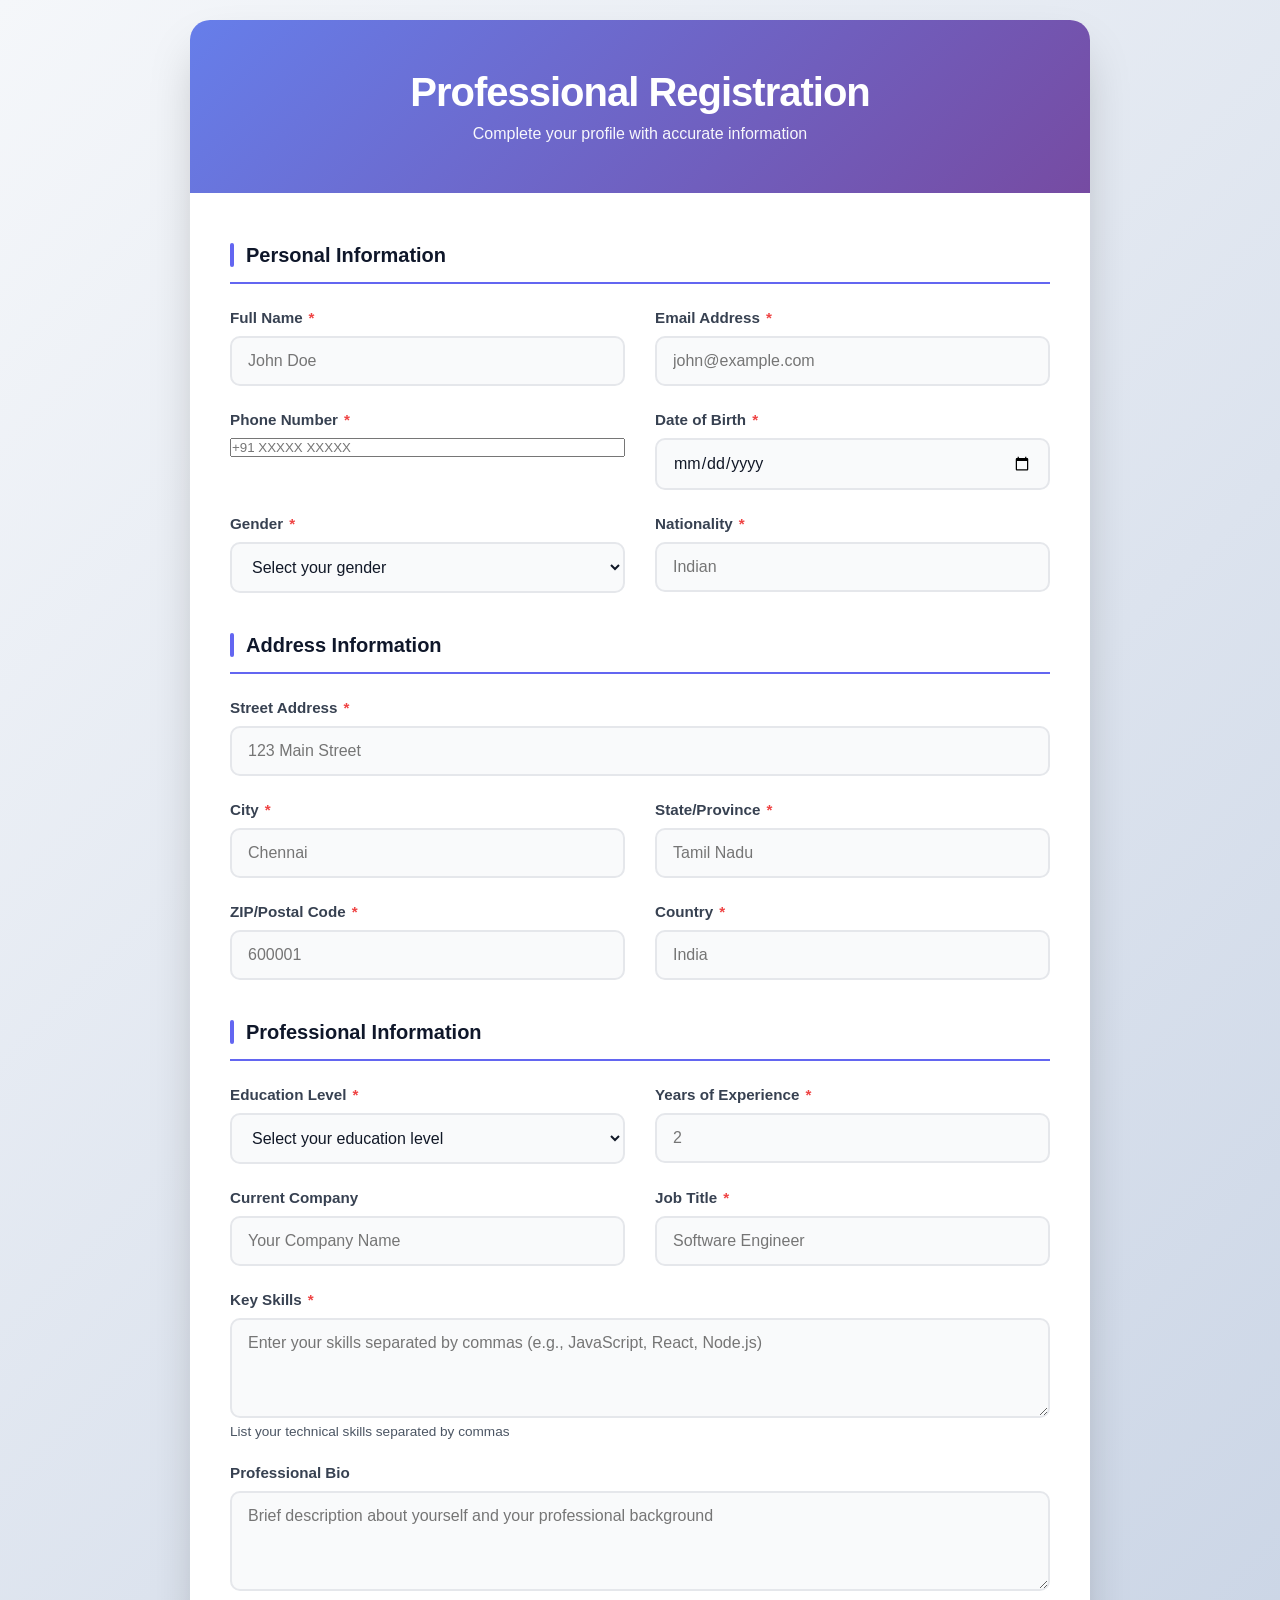
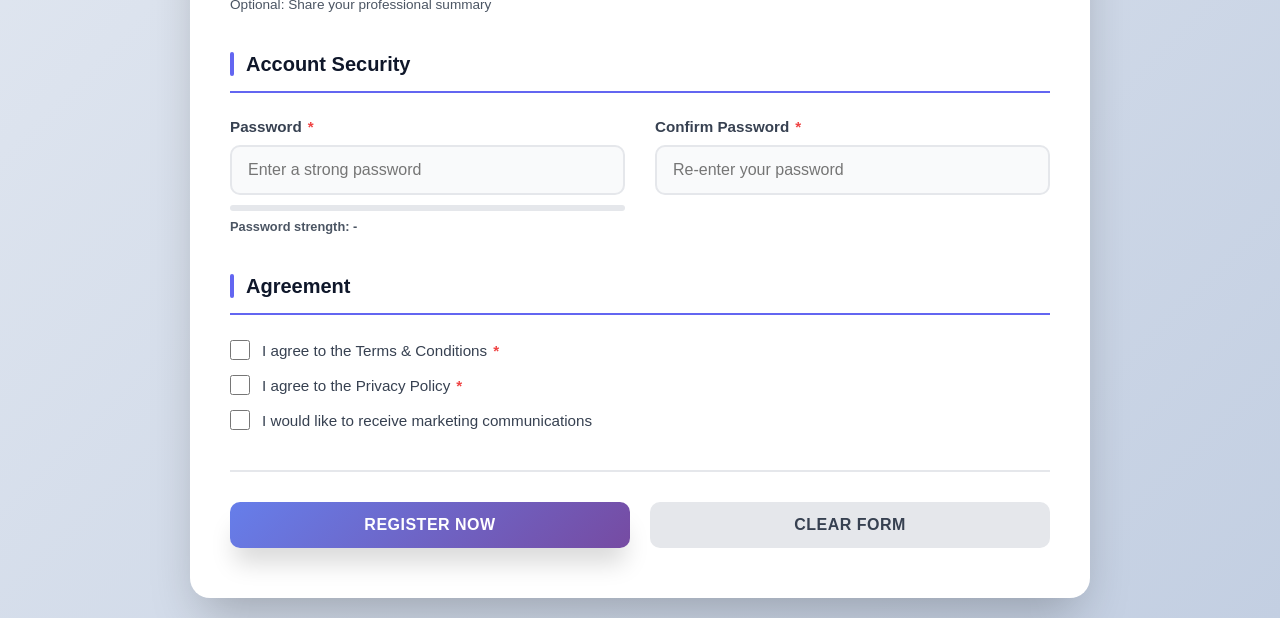
<file: Task3/index.html>
<!DOCTYPE html>
<html lang="en">
<head>
    <meta charset="UTF-8">
    <meta name="viewport" content="width=device-width, initial-scale=1.0">
    <title>Professional Registration Form</title>
    <link rel="stylesheet" href="style.css">
</head>
<body>
    <div class="container">
        <div class="form-header">
            <h1>Professional Registration</h1>
            <p>Complete your profile with accurate information</p>
        </div>

        <form class="form-content" id="registrationForm" novalidate>
            <div class="form-section">
                <h2 class="section-title">Personal Information</h2>
                
                <div class="form-row">
                    <div class="form-group">
                        <label for="fullName">Full Name <span class="required">*</span></label>
                        <input type="text" id="fullName" name="fullName" placeholder="John Doe" required>
                        <div class="error-message"></div>
                    </div>
                    <div class="form-group">
                        <label for="email">Email Address <span class="required">*</span></label>
                        <input type="email" id="email" name="email" placeholder="john@example.com" required>
                        <div class="error-message"></div>
                    </div>
                </div>

                <div class="form-row">
                    <div class="form-group">
                        <label for="phone">Phone Number <span class="required">*</span></label>
                        <input type="tel" id="phone" name="phone" placeholder="+91 XXXXX XXXXX" required>
                        <div class="error-message"></div>
                    </div>
                    <div class="form-group">
                        <label for="dob">Date of Birth <span class="required">*</span></label>
                        <input type="date" id="dob" name="dob" required>
                        <div class="error-message"></div>
                    </div>
                </div>

                <div class="form-row">
                    <div class="form-group">
                        <label for="gender">Gender <span class="required">*</span></label>
                        <select id="gender" name="gender" required>
                            <option value="">Select your gender</option>
                            <option value="male">Male</option>
                            <option value="female">Female</option>
                            <option value="other">Other</option>
                            <option value="prefer-not-to-say">Prefer not to say</option>
                        </select>
                        <div class="error-message"></div>
                    </div>
                    <div class="form-group">
                        <label for="nationality">Nationality <span class="required">*</span></label>
                        <input type="text" id="nationality" name="nationality" placeholder="Indian" required>
                        <div class="error-message"></div>
                    </div>
                </div>
            </div>

            <div class="form-section">
                <h2 class="section-title">Address Information</h2>
                
                <div class="form-row full">
                    <div class="form-group">
                        <label for="street">Street Address <span class="required">*</span></label>
                        <input type="text" id="street" name="street" placeholder="123 Main Street" required>
                        <div class="error-message"></div>
                    </div>
                </div>

                <div class="form-row">
                    <div class="form-group">
                        <label for="city">City <span class="required">*</span></label>
                        <input type="text" id="city" name="city" placeholder="Chennai" required>
                        <div class="error-message"></div>
                    </div>
                    <div class="form-group">
                        <label for="state">State/Province <span class="required">*</span></label>
                        <input type="text" id="state" name="state" placeholder="Tamil Nadu" required>
                        <div class="error-message"></div>
                    </div>
                </div>

                <div class="form-row">
                    <div class="form-group">
                        <label for="zip">ZIP/Postal Code <span class="required">*</span></label>
                        <input type="text" id="zip" name="zip" placeholder="600001" required>
                        <div class="error-message"></div>
                    </div>
                    <div class="form-group">
                        <label for="country">Country <span class="required">*</span></label>
                        <input type="text" id="country" name="country" placeholder="India" required>
                        <div class="error-message"></div>
                    </div>
                </div>
            </div>

            <div class="form-section">
                <h2 class="section-title">Professional Information</h2>
                
                <div class="form-row">
                    <div class="form-group">
                        <label for="education">Education Level <span class="required">*</span></label>
                        <select id="education" name="education" required>
                            <option value="">Select your education level</option>
                            <option value="high-school">High School</option>
                            <option value="bachelor">Bachelor's Degree</option>
                            <option value="master">Master's Degree</option>
                            <option value="phd">PhD</option>
                        </select>
                        <div class="error-message"></div>
                    </div>
                    <div class="form-group">
                        <label for="experience">Years of Experience <span class="required">*</span></label>
                        <input type="text" id="experience" name="experience" placeholder="2" required>
                        <div class="error-message"></div>
                    </div>
                </div>

                <div class="form-row">
                    <div class="form-group">
                        <label for="company">Current Company</label>
                        <input type="text" id="company" name="company" placeholder="Your Company Name">
                        <div class="error-message"></div>
                    </div>
                    <div class="form-group">
                        <label for="designation">Job Title <span class="required">*</span></label>
                        <input type="text" id="designation" name="designation" placeholder="Software Engineer" required>
                        <div class="error-message"></div>
                    </div>
                </div>

                <div class="form-row full">
                    <div class="form-group">
                        <label for="skills">Key Skills <span class="required">*</span></label>
                        <textarea id="skills" name="skills" placeholder="Enter your skills separated by commas (e.g., JavaScript, React, Node.js)" required></textarea>
                        <div class="error-message"></div>
                        <div class="field-info">List your technical skills separated by commas</div>
                    </div>
                </div>

                <div class="form-row full">
                    <div class="form-group">
                        <label for="bio">Professional Bio</label>
                        <textarea id="bio" name="bio" placeholder="Brief description about yourself and your professional background"></textarea>
                        <div class="field-info">Optional: Share your professional summary</div>
                    </div>
                </div>
            </div>

            <div class="form-section">
                <h2 class="section-title">Account Security</h2>
                
                <div class="form-row">
                    <div class="form-group">
                        <label for="password">Password <span class="required">*</span></label>
                        <input type="password" id="password" name="password" placeholder="Enter a strong password" required>
                        <div class="error-message"></div>
                        <div class="password-strength">
                            <div class="strength-bar">
                                <div class="strength-fill"></div>
                            </div>
                            <div class="strength-text" id="strengthText">Password strength: -</div>
                        </div>
                    </div>
                    <div class="form-group">
                        <label for="confirmPassword">Confirm Password <span class="required">*</span></label>
                        <input type="password" id="confirmPassword" name="confirmPassword" placeholder="Re-enter your password" required>
                        <div class="error-message"></div>
                    </div>
                </div>
            </div>

            <div class="form-section">
                <h2 class="section-title">Agreement</h2>
                
                <div class="checkbox-group">
                    <div class="checkbox-item">
                        <input type="checkbox" id="terms" name="terms" required>
                        <label for="terms">I agree to the Terms & Conditions <span class="required">*</span></label>
                    </div>
                    <div class="error-message" id="termsError"></div>

                    <div class="checkbox-item">
                        <input type="checkbox" id="privacy" name="privacy" required>
                        <label for="privacy">I agree to the Privacy Policy <span class="required">*</span></label>
                    </div>
                    <div class="error-message" id="privacyError"></div>

                    <div class="checkbox-item">
                        <input type="checkbox" id="marketing" name="marketing">
                        <label for="marketing">I would like to receive marketing communications</label>
                    </div>
                </div>
            </div>

            <div class="form-actions">
                <button type="submit" class="btn-submit">Register Now</button>
                <button type="reset" class="btn-reset">Clear Form</button>
            </div>
        </form>
    </div>

    <div class="success-overlay" id="successOverlay">
        <div class="success-modal">
            <div class="success-icon">✓</div>
            <h2>Registration Successful!</h2>
            <p>Your registration has been completed successfully. Welcome to our platform!</p>
            <button class="btn-close-modal" onclick="closeSuccessModal()">Close</button>
        </div>
    </div>

    <script src="script.js"></script>
</body>
</html>
</file>
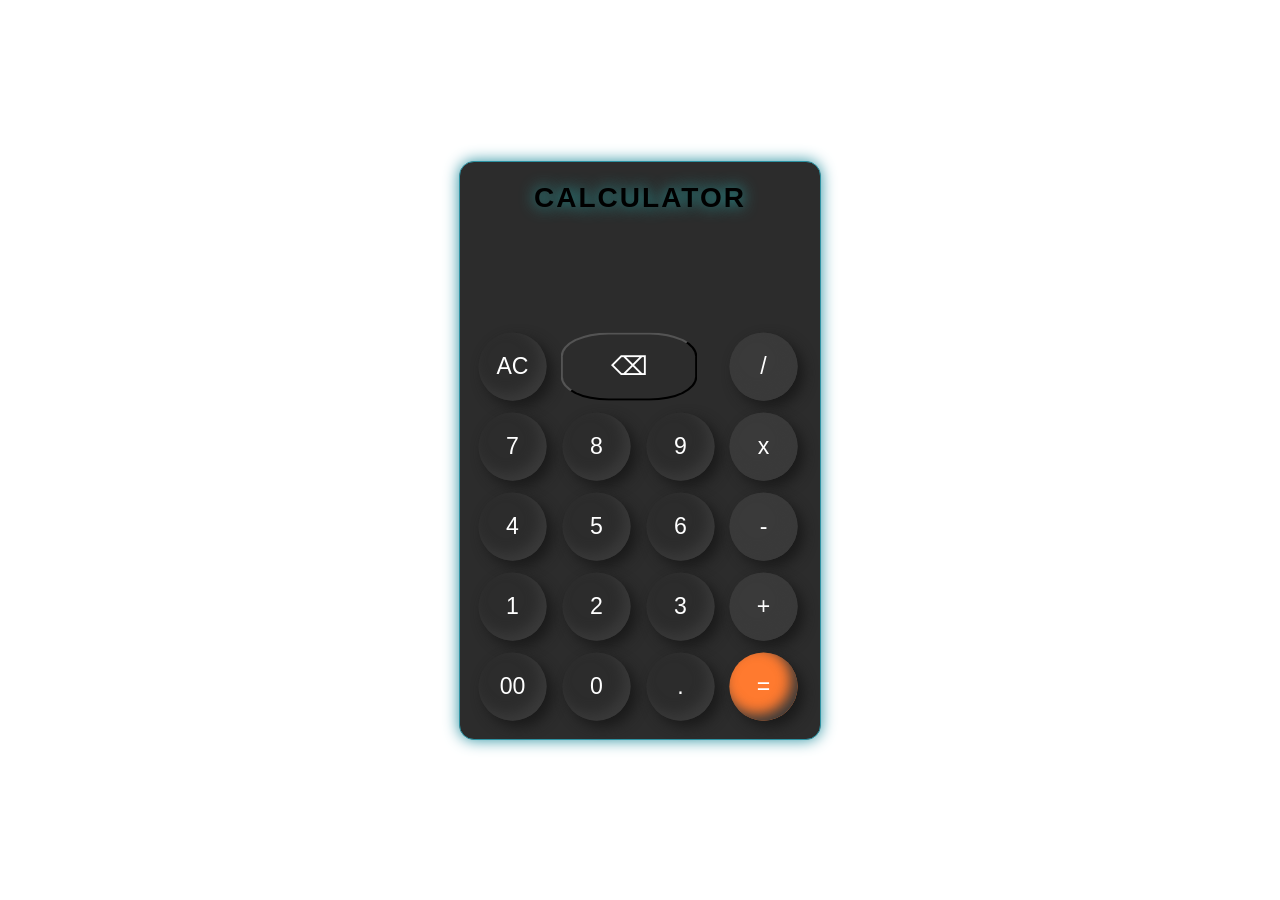
<file: Task4/calculator/index.html>
<!DOCTYPE html>
<html lang="en">
<head>
    <meta charset="UTF-8">
    <meta name="viewport" content="width=device-width, initial-scale=1.0">
    <title>Document</title>
    <link rel="stylesheet" href="style.css">
</head>
<body>
    <div class="ctnr">
        <header>
        <h1>CALCULATOR</h1>
        </header>
        <div class="display">
        <input id="display" type="text" readonly >
        </div>
        <div class="btn">
            <!--Row 1-->
            <button type="button" id="btns" onclick="handleClear()" class="btn-action">AC</button>
            <button type="button" onclick="handleBackspace()" class="backspace">⌫</button>
          <!--  <button type="button" id="btns" onclick="handleOperator('%')" class="btn-operator">%</button> -->
            <button type="button" id="btns"  onclick="handleOperator('/')" class="btn-operator">/</button>

            <!--Row 2-->
            <button type="button" id="btns" onclick="handleNumber('7')" class="btn-number">7</button>
            <button type="button" id="btns" onclick="handleNumber('8')" class="btn-number">8</button>
            <button type="button" id="btns" onclick="handleNumber('9')" class="btn-number">9</button>
            <button type="button" id="btns" onclick="handleOperator('*')" class="btn-operator">x</button>

            <!--Row 3-->
            <button type="button" id="btns" onclick="handleNumber('4')" class="btn-number">4</button>
            <button type="button" id="btns" onclick="handleNumber('5')" class="btn-number">5</button>
            <button type="button" id="btns" onclick="handleNumber('6')" class="btn-number">6</button>
            <button type="button" id="btns" onclick="handleOperator('-')" class="btn-operator">-</button>

            <!--Row 4-->
            <button type="button" id="btns" onclick="handleNumber('1')" class="btn-number">1</button>
            <button type="button" id="btns" onclick="handleNumber('2')" class="btn-number">2</button>
            <button type="button" id="btns" onclick="handleNumber('3')" class="btn-number">3</button>
            <button type="button" id="btns" onclick="handleOperator('+')" class="btn-operator">+</button>

             <!--Row 5-->
            <button type="button" id="btns" onclick="handleNumber('00')" class="btn-number">00</button>
            <button type="button" id="btns" onclick="handleNumber('0')" class="btn-number">0</button>
            <button type="button" id="btns" onclick="handleNumber('.')" class="btn-number">.</button>
            <button type="button" id="btns" onclick="handleEqual()" class="btn-result">=</button>
        </div>
    </div>
    <script src="script.js">
        updateDisplay();
    </script>
   
</body>
</html>
</file>
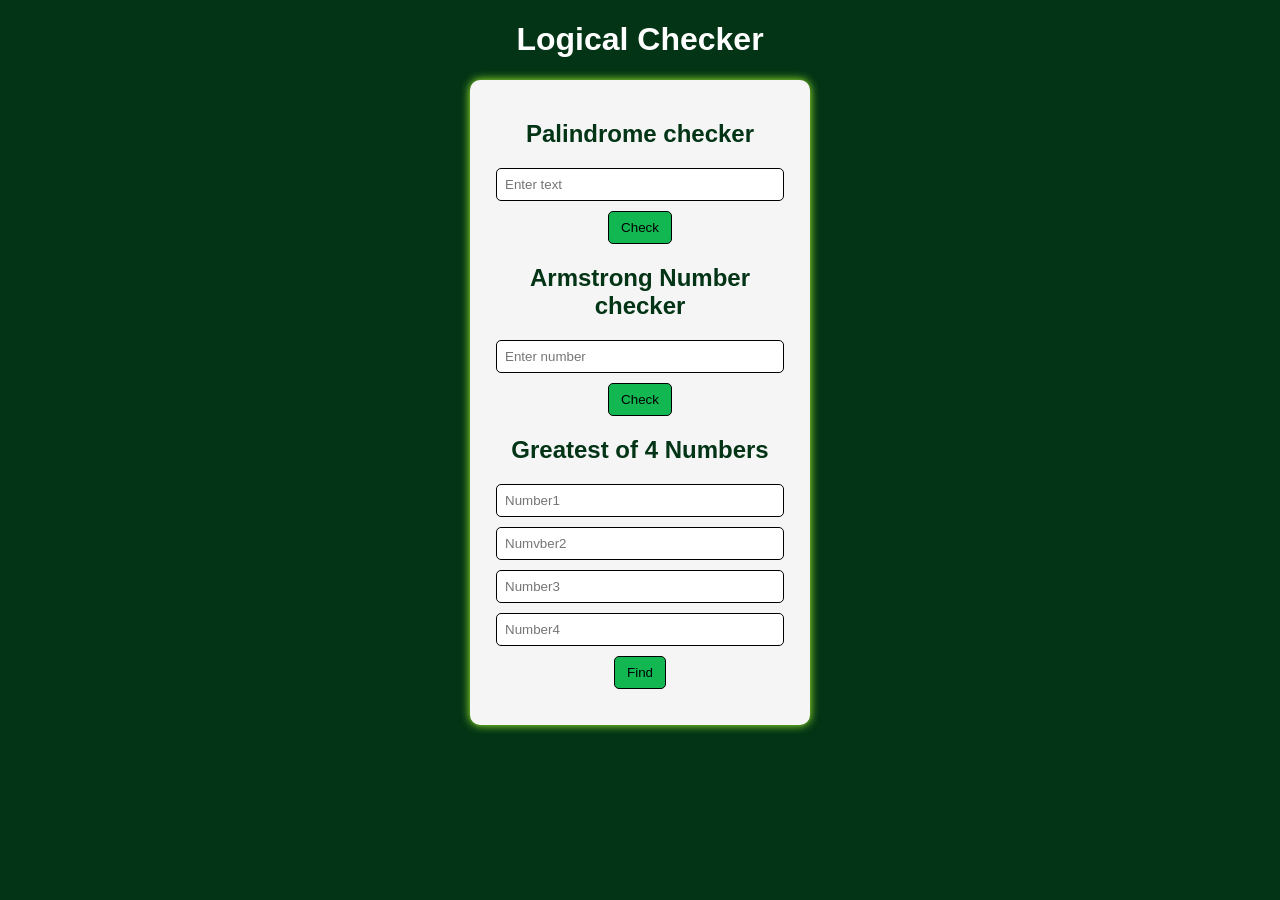
<file: Task4/logic/index.html>
<!DOCTYPE html>
<html lang="en">
<head>
    <meta charset="UTF-8">
    <meta name="viewport" content="width=device-width, initial-scale=1.0">
    <title>Document</title>
    <link rel="stylesheet" href="style.css">
</head>
<body>
    <h1>Logical Checker</h1>

    <div class="ctnr">

        <div id="palindrome" class="section">
            <h2>Palindrome checker</h2>
            <input type="text" id="pi" placeholder="Enter text">
            <button onclick="checkPalindrome()">Check</button>
            <p id="pr"></p>
        </div>

         <div id="palindrome" class="section">
            <h2>Armstrong Number checker</h2>
            <input type="number" id="ai" placeholder="Enter number">
            <button onclick="checkArmstrong()">Check</button>
            <p id="ar"></p>
        </div>

         <div id="palindrome" class="section">
            <h2>Greatest of 4 Numbers</h2>
            <input type="number" id="n1" placeholder="Number1">
            <input type="number" id="n2" placeholder="Numvber2">
            <input type="number" id="n3" placeholder="Number3">
            <input type="number" id="n4" placeholder="Number4">
            <button onclick="findGreatest()">Find</button>
            <p id="gr"></p>
        </div>
    </div>

    <script src="script.js"></script>
</body>
</html>
</file>
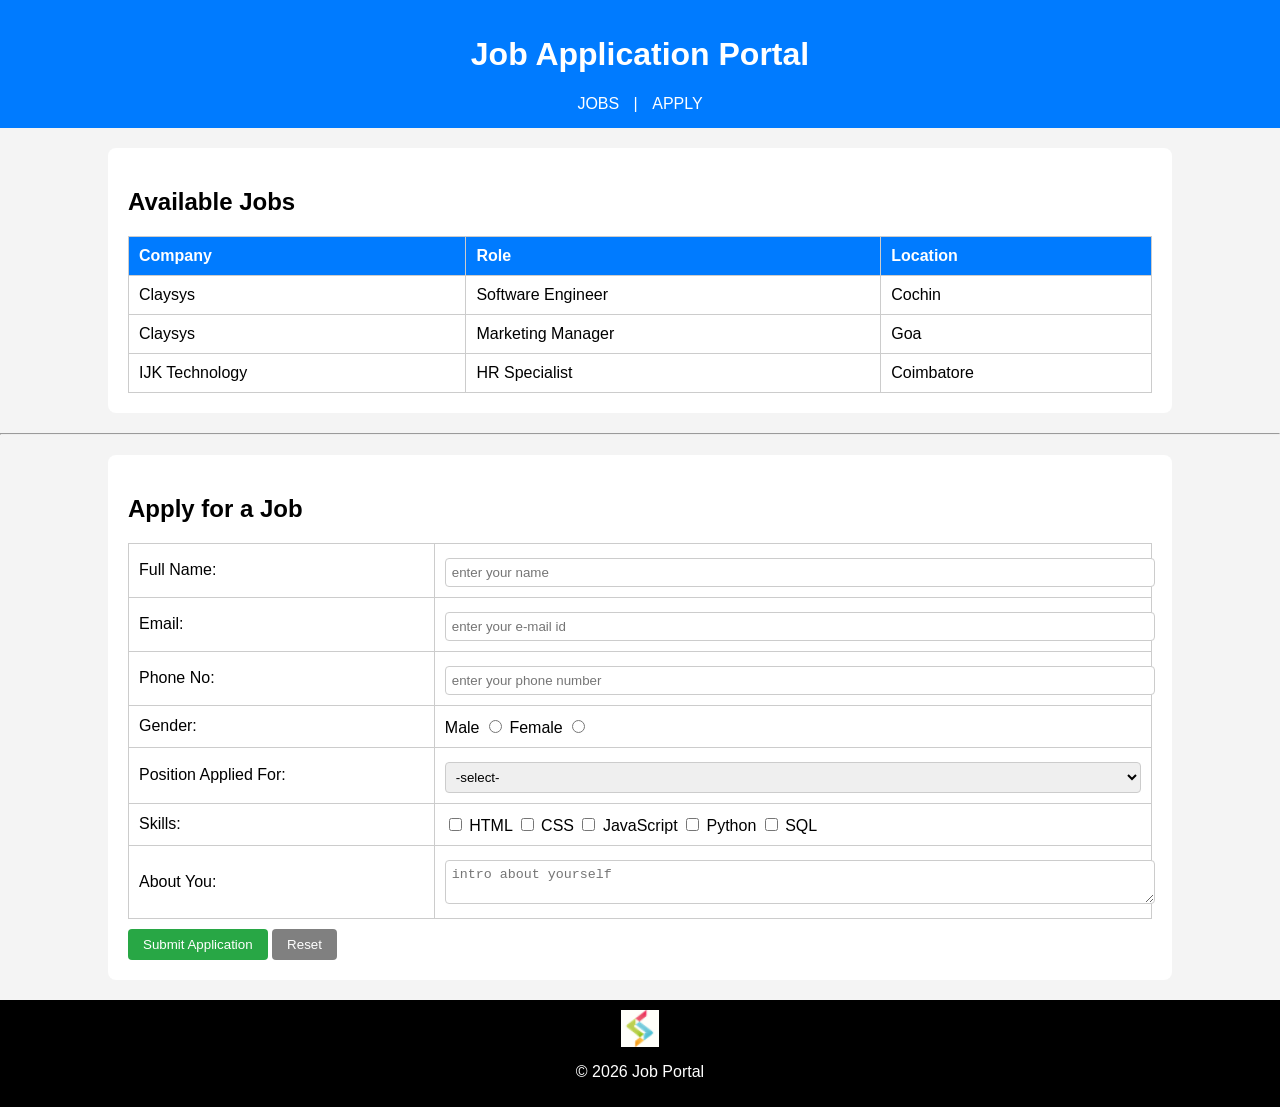
<file: Task1/Task1.html>
<!DOCTYPE html>
<html lang="en">
<head>
    <meta charset="UTF-8">
    <meta name="viewport" content="width=device-width, initial-scale=1.0">
    <title>Job Portal</title>
    <link rel="icon" type="image/x-icon" href="ODF.png">
     <style>
body {
    font-family: Arial, sans-serif;
    margin: 0;
    background-color: #f4f4f4;
}

header {
    background-color: #007bff;
    color: white;
    text-align: center;
    padding: 15px;
}

nav a {
    color: white;
    text-decoration: none;
    margin: 0 10px;
}

section {
    width: 80%;
    margin: 20px auto;
    background: white;
    padding: 20px;
    border-radius: 8px;
}

table {
    width: 100%;
    border-collapse: collapse;
    margin-top: 10px;
}

table, th, td {
    border: 1px solid #ccc;
}

th {
    background-color: #007bff;
    color: white;
}

th, td {
    padding: 10px;
    text-align: left;
}

input, select, textarea {
    width: 100%;
    padding: 6px;
    margin-top: 4px;
    border: 1px solid #ccc;
    border-radius: 4px;
}


input[type="radio"],
input[type="checkbox"] {
    width: auto;
}


button {
    margin-top: 10px;
    padding: 8px 15px;
    border: none;
    background-color: #28a745;
    color: white;
    border-radius: 4px;
    cursor: pointer;
}

button[type="reset"] {
    background-color: gray;
}

footer {
    text-align: center;
    padding: 10px;
    background: black;
    color: white;
}
img{
    height: 1cm;
    display: block;
    margin-left: auto;
    margin-right: auto;
    width: 1cm;
}
</style>

</head>
<body>
    <!--Header-->
    <header>
        <h1>Job Application Portal</h1>
        <nav>
            <a href="#jobs">JOBS</a>  |
            <a href="#apply">APPLY</a>
        </nav>
    </header>

    <!--Section for job-->
    <section id="jobs">

        <h2>Available Jobs</h2>

        <!--Using tables for structured format-->
        <table>

            <tr>
                <th>Company</th>  <!--using th tag for define the elements as a headings of the table-->
                <th>Role</th>
                <th>Location</th>
            </tr>
            <tr>
                <td>Claysys</td>
                <td>Software Engineer</td>
                <td>Cochin</td>
            </tr>
            <tr>
                <td>Claysys</td>
                <td>Marketing Manager</td>
                <td>Goa</td>
            </tr>
            <tr>
                <td>IJK Technology</td>
                <td>HR Specialist</td>
                <td>Coimbatore</td>
            </tr>
        </table>
    </section>
    
    <!--Using hr tag in between the 2 section to visual separate -->
    <hr>

    <section id="apply">
        <h2>Apply for a Job</h2>
        <!--using form tag to collect the inputs in the particular-->
        <form>
            <table>
                <tr>
                    <td><label for="name">Full Name:</label></td>
                    <td><input type="text" placeholder="enter your name" id="name" name="name" required></td>
                </tr>
                <tr>
                    <td><label for="email">Email:</label></td>
                    <td><input type="email" placeholder="enter your e-mail id" id="email" name="email" required></td>
                </tr>
                <tr>
                    <td><label for="phone">Phone No:</label></td>
                    <td><input type="tel" placeholder="enter your phone number" id="phone" name="phone" required></td>
                </tr>
                <tr>
                    <td><label for="gender">Gender:</label></td>
                    <td><label for="male">Male</label>
                        <input type="radio" id="male" name="gender" value="male">
                        <label for="female">Female</label>
                        <input type="radio" id="female" name="gender" value="female">
                    </td>
                </tr>
                <tr>
                    <td><label for="position">Position Applied For:</label></td>
                    <td>
                        <select name="position" id="position">
                            <option>-select-</option>
                            <option value="frontend_developer">Frontend Developer</option>
                            <option value="backend_developer">Backend Developer</option>
                        </select>
                    </td>
                </tr>
                <tr>
                    <td><label for="skills">Skills:</label></td>
                    <td><input type="checkbox" id="html" name="skills" value="html"> HTML 
                    <input type="checkbox" id="css" name="skills" value="css"> CSS 
                    <input type="checkbox" id="javascript" name="skills" value="javascript"> JavaScript
                    <input type="checkbox" id="python" name="skills" value="python"> Python
                    <input type="checkbox" id="sql" name="skills" value="sql"> SQL
                    </td>
                </tr>
                <tr>
                    <td><label for="about">About You:</label></td>
                    <td><textarea id="about" placeholder="intro about yourself" name="about"></textarea></td>
                </tr>
            </table>
            <button type="submit">Submit Application</button> <button type="reset">Reset</button>
        </form>

        

    </section>

    
    <!--Using footer to define bottom contents-->
    <footer style="display: block; text-align: center;">
        <img src="ODF.png" alt="company logo">
        <p>&copy; 2026 Job Portal</p>
    </footer>
</body>
</html>
</file>
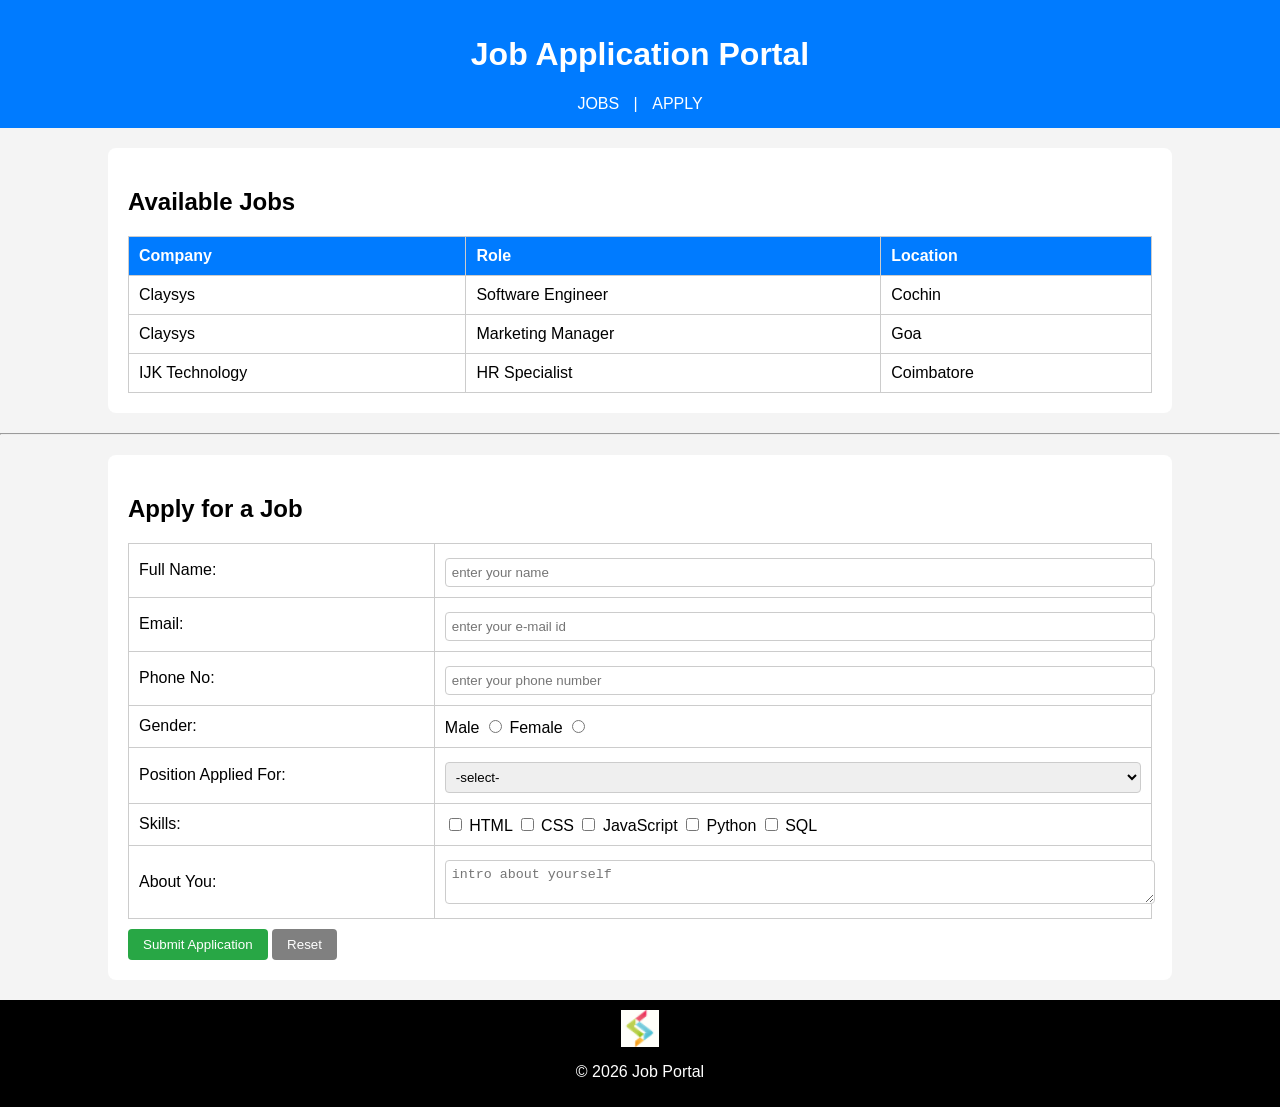
<file: Task1/task1.html>
<!DOCTYPE html>
<html lang="en">
<head>
    <meta charset="UTF-8">
    <meta name="viewport" content="width=device-width, initial-scale=1.0">
    <title>Job Portal</title>
    <link rel="icon" type="image/x-icon" href="ODF.png">
     <style>
body {
    font-family: Arial, sans-serif;
    margin: 0;
    background-color: #f4f4f4;
}

header {
    background-color: #007bff;
    color: white;
    text-align: center;
    padding: 15px;
}

nav a {
    color: white;
    text-decoration: none;
    margin: 0 10px;
}

section {
    width: 80%;
    margin: 20px auto;
    background: white;
    padding: 20px;
    border-radius: 8px;
}

table {
    width: 100%;
    border-collapse: collapse;
    margin-top: 10px;
}

table, th, td {
    border: 1px solid #ccc;
}

th {
    background-color: #007bff;
    color: white;
}

th, td {
    padding: 10px;
    text-align: left;
}

input, select, textarea {
    width: 100%;
    padding: 6px;
    margin-top: 4px;
    border: 1px solid #ccc;
    border-radius: 4px;
}


input[type="radio"],
input[type="checkbox"] {
    width: auto;
}


button {
    margin-top: 10px;
    padding: 8px 15px;
    border: none;
    background-color: #28a745;
    color: white;
    border-radius: 4px;
    cursor: pointer;
}

button[type="reset"] {
    background-color: gray;
}

footer {
    text-align: center;
    padding: 10px;
    background: black;
    color: white;
}
img{
    height: 1cm;
    display: block;
    margin-left: auto;
    margin-right: auto;
    width: 1cm;
}
</style>

</head>
<body>
    <!--Header-->
    <header>
        <h1>Job Application Portal</h1>
        <nav>
            <a href="#jobs">JOBS</a>  |
            <a href="#apply">APPLY</a>
        </nav>
    </header>

    <!--Section for job-->
    <section id="jobs">

        <h2>Available Jobs</h2>

        <!--Using tables for structured format-->
        <table>

            <tr>
                <th>Company</th>  <!--using th tag for define the elements as a headings of the table-->
                <th>Role</th>
                <th>Location</th>
            </tr>
            <tr>
                <td>Claysys</td>
                <td>Software Engineer</td>
                <td>Cochin</td>
            </tr>
            <tr>
                <td>Claysys</td>
                <td>Marketing Manager</td>
                <td>Goa</td>
            </tr>
            <tr>
                <td>IJK Technology</td>
                <td>HR Specialist</td>
                <td>Coimbatore</td>
            </tr>
        </table>
    </section>
    
    <!--Using hr tag in between the 2 section to visual separate -->
    <hr>

    <section id="apply">
        <h2>Apply for a Job</h2>
        <!--using form tag to collect the inputs in the particular-->
        <form>
            <table>
                <tr>
                    <td><label for="name">Full Name:</label></td>
                    <td><input type="text" placeholder="enter your name" id="name" name="name" required></td>
                </tr>
                <tr>
                    <td><label for="email">Email:</label></td>
                    <td><input type="email" placeholder="enter your e-mail id" id="email" name="email" required></td>
                </tr>
                <tr>
                    <td><label for="phone">Phone No:</label></td>
                    <td><input type="tel" placeholder="enter your phone number" id="phone" name="phone" required></td>
                </tr>
                <tr>
                    <td><label for="gender">Gender:</label></td>
                    <td><label for="male">Male</label>
                        <input type="radio" id="male" name="gender" value="male">
                        <label for="female">Female</label>
                        <input type="radio" id="female" name="gender" value="female">
                    </td>
                </tr>
                <tr>
                    <td><label for="position">Position Applied For:</label></td>
                    <td>
                        <select name="position" id="position">
                            <option>-select-</option>
                            <option value="frontend_developer">Frontend Developer</option>
                            <option value="backend_developer">Backend Developer</option>
                        </select>
                    </td>
                </tr>
                <tr>
                    <td><label for="skills">Skills:</label></td>
                    <td><input type="checkbox" id="html" name="skills" value="html"> HTML 
                    <input type="checkbox" id="css" name="skills" value="css"> CSS 
                    <input type="checkbox" id="javascript" name="skills" value="javascript"> JavaScript
                    <input type="checkbox" id="python" name="skills" value="python"> Python
                    <input type="checkbox" id="sql" name="skills" value="sql"> SQL
                    </td>
                </tr>
                <tr>
                    <td><label for="about">About You:</label></td>
                    <td><textarea id="about" placeholder="intro about yourself" name="about"></textarea></td>
                </tr>
            </table>
            <button type="submit">Submit Application</button> <button type="reset">Reset</button>
        </form>

        

    </section>

    
    <!--Using footer to define bottom contents-->
    <footer style="display: block; text-align: center;">
        <img src="ODF.png" alt="company logo">
        <p>&copy; 2026 Job Portal</p>
    </footer>
</body>
</html>
</file>
<file: Task3/style.css>
* {
    margin: 0;
    padding: 0;
    box-sizing: border-box;
}

:root {
    --primary: #6366f1;
    --primary-dark: #4f46e5;
    --primary-light: #818cf8;
    --secondary: #0f172a;
    --accent: #ec4899;
    --success: #10b981;
    --warning: #f59e0b;
    --error: #ef4444;
    --neutral-50: #f9fafb;
    --neutral-100: #f3f4f6;
    --neutral-200: #e5e7eb;
    --neutral-300: #d1d5db;
    --neutral-400: #9ca3af;
    --neutral-600: #4b5563;
    --neutral-700: #374151;
    --neutral-900: #111827;
    --bg-gradient: linear-gradient(135deg, #667eea 0%, #764ba2 100%);
    --shadow-sm: 0 1px 2px 0 rgba(0, 0, 0, 0.05);
    --shadow-md: 0 4px 6px -1px rgba(0, 0, 0, 0.1);
    --shadow-lg: 0 20px 25px -5px rgba(0, 0, 0, 0.15);
    --transition: all 0.3s cubic-bezier(0.4, 0, 0.2, 1);
}

body {
    font-family: 'Segoe UI', Tahoma, Geneva, Verdana, sans-serif;
    background: linear-gradient(135deg, #f5f7fa 0%, #c3cfe2 100%);
    min-height: 100vh;
    display: flex;
    align-items: center;
    justify-content: center;
    padding: 20px;
}

.container {
    width: 100%;
    max-width: 900px;
    background: white;
    border-radius: 20px;
    box-shadow: 0 25px 50px -12px rgba(0, 0, 0, 0.25);
    overflow: hidden;
    animation: slideUp 0.6s ease-out;
}

@keyframes slideUp {
    from {
        opacity: 0;
        transform: translateY(30px);
    }
    to {
        opacity: 1;
        transform: translateY(0);
    }
}

.form-header {
    background: var(--bg-gradient);
    color: white;
    padding: 50px 30px;
    text-align: center;
    position: relative;
    overflow: hidden;
}

.form-header::before {
    content: '';
    position: absolute;
    top: -50%;
    right: -50%;
    width: 300px;
    height: 300px;
    background: rgba(255, 255, 255, 0.1);
    border-radius: 50%;
    animation: float 6s ease-in-out infinite;
}

@keyframes float {
    0%, 100% { transform: translate(0, 0); }
    50% { transform: translate(30px, -30px); }
}

.form-header h1 {
    font-size: 2.5rem;
    font-weight: 700;
    margin-bottom: 10px;
    position: relative;
    z-index: 1;
    letter-spacing: -1px;
}

.form-header p {
    font-size: 1rem;
    opacity: 0.95;
    position: relative;
    z-index: 1;
}

.form-content {
    padding: 50px 40px;
}

.form-section {
    margin-bottom: 40px;
}

.section-title {
    font-size: 1.25rem;
    font-weight: 600;
    color: var(--secondary);
    margin-bottom: 25px;
    padding-bottom: 15px;
    border-bottom: 2px solid var(--primary);
    display: flex;
    align-items: center;
    gap: 12px;
}

.section-title::before {
    content: '';
    display: inline-block;
    width: 4px;
    height: 24px;
    background: var(--primary);
    border-radius: 2px;
}

.form-row {
    display: grid;
    grid-template-columns: 1fr 1fr;
    gap: 30px;
    margin-bottom: 25px;
}

.form-row.full {
    grid-template-columns: 1fr;
}

.form-group {
    display: flex;
    flex-direction: column;
}

label {
    font-size: 0.95rem;
    font-weight: 600;
    color: var(--neutral-700);
    margin-bottom: 10px;
    display: flex;
    align-items: center;
    gap: 6px;
}

.required {
    color: var(--error);
    font-weight: 700;
}

input[type="text"],
input[type="email"],
input[type="phone"],
input[type="password"],
input[type="date"],
select,
textarea {
    padding: 14px 16px;
    border: 2px solid var(--neutral-200);
    border-radius: 10px;
    font-size: 1rem;
    font-family: inherit;
    transition: var(--transition);
    background: var(--neutral-50);
    color: var(--neutral-900);
}

input[type="text"]:focus,
input[type="email"]:focus,
input[type="phone"]:focus,
input[type="password"]:focus,
input[type="date"]:focus,
select:focus,
textarea:focus {
    outline: none;
    border-color: var(--primary);
    background: white;
    box-shadow: 0 0 0 4px rgba(99, 102, 241, 0.1);
    transform: translateY(-2px);
}

textarea {
    resize: vertical;
    min-height: 100px;
    font-family: inherit;
}

input[type="text"]:invalid:not(:placeholder-shown),
input[type="email"]:invalid:not(:placeholder-shown),
input[type="phone"]:invalid:not(:placeholder-shown),
input[type="password"]:invalid:not(:placeholder-shown),
select.error,
input.error {
    border-color: var(--error);
    background: rgba(239, 68, 68, 0.05);
}

.error-message {
    color: var(--error);
    font-size: 0.85rem;
    margin-top: 6px;
    display: none;
    animation: shake 0.3s ease-out;
}

.error-message.show {
    display: block;
}

@keyframes shake {
    0%, 100% { transform: translateX(0); }
    25% { transform: translateX(-5px); }
    75% { transform: translateX(5px); }
}

.success-message {
    color: var(--success);
    font-size: 0.85rem;
    margin-top: 6px;
    display: none;
}

.success-message.show {
    display: block;
}

.password-strength {
    margin-top: 10px;
}

.strength-bar {
    height: 6px;
    background: var(--neutral-200);
    border-radius: 3px;
    overflow: hidden;
    margin-bottom: 8px;
}

.strength-fill {
    height: 100%;
    width: 0%;
    border-radius: 3px;
    transition: var(--transition);
}

.strength-text {
    font-size: 0.8rem;
    font-weight: 600;
    color: var(--neutral-600);
}

.checkbox-group {
    margin-top: 20px;
}

.checkbox-item {
    display: flex;
    align-items: center;
    gap: 12px;
    margin-bottom: 15px;
}

input[type="checkbox"] {
    width: 20px;
    height: 20px;
    accent-color: var(--primary);
    cursor: pointer;
    border-radius: 4px;
}

input[type="checkbox"]:focus {
    outline: 2px solid var(--primary);
    outline-offset: 2px;
}

.checkbox-item label {
    margin-bottom: 0;
    font-weight: 500;
    cursor: pointer;
}

.checkbox-item input[type="checkbox"] {
    margin: 0;
}

.form-actions {
    display: grid;
    grid-template-columns: 1fr 1fr;
    gap: 20px;
    margin-top: 40px;
    padding-top: 30px;
    border-top: 2px solid var(--neutral-200);
}

button {
    padding: 14px 30px;
    border: none;
    border-radius: 10px;
    font-size: 1rem;
    font-weight: 600;
    cursor: pointer;
    transition: var(--transition);
    text-transform: uppercase;
    letter-spacing: 0.5px;
}

.btn-submit {
    background: var(--bg-gradient);
    color: white;
    grid-column: 1;
    box-shadow: var(--shadow-lg);
}

.btn-submit:hover:not(:disabled) {
    transform: translateY(-3px);
    box-shadow: 0 30px 40px -15px rgba(102, 126, 234, 0.4);
}

.btn-submit:active:not(:disabled) {
    transform: translateY(-1px);
}

.btn-submit:disabled {
    opacity: 0.6;
    cursor: not-allowed;
}

.btn-reset {
    background: var(--neutral-200);
    color: var(--neutral-700);
    grid-column: 2;
}

.btn-reset:hover {
    background: var(--neutral-300);
    transform: translateY(-2px);
}

.success-overlay {
    display: none;
    position: fixed;
    top: 0;
    left: 0;
    right: 0;
    bottom: 0;
    background: rgba(0, 0, 0, 0.5);
    backdrop-filter: blur(4px);
    z-index: 1000;
    align-items: center;
    justify-content: center;
    animation: fadeIn 0.3s ease-out;
}

.success-overlay.show {
    display: flex;
}

@keyframes fadeIn {
    from {
        opacity: 0;
    }
    to {
        opacity: 1;
    }
}

.success-modal {
    background: white;
    border-radius: 20px;
    padding: 50px;
    text-align: center;
    max-width: 500px;
    box-shadow: var(--shadow-lg);
    animation: scaleIn 0.4s cubic-bezier(0.34, 1.56, 0.64, 1);
}

@keyframes scaleIn {
    from {
        opacity: 0;
        transform: scale(0.8);
    }
    to {
        opacity: 1;
        transform: scale(1);
    }
}

.success-icon {
    width: 80px;
    height: 80px;
    background: var(--success);
    border-radius: 50%;
    display: flex;
    align-items: center;
    justify-content: center;
    margin: 0 auto 25px;
    font-size: 2.5rem;
}

.success-modal h2 {
    color: var(--secondary);
    font-size: 1.8rem;
    margin-bottom: 15px;
}

.success-modal p {
    color: var(--neutral-600);
    margin-bottom: 30px;
    line-height: 1.6;
}

.btn-close-modal {
    background: var(--primary);
    color: white;
    padding: 12px 40px;
    border-radius: 10px;
    font-weight: 600;
}

.btn-close-modal:hover {
    background: var(--primary-dark);
    transform: translateY(-2px);
}

@media (max-width: 768px) {
    .form-row {
        grid-template-columns: 1fr;
    }

    .form-content {
        padding: 30px 20px;
    }

    .form-header {
        padding: 35px 20px;
    }

    .form-header h1 {
        font-size: 1.8rem;
    }

    .form-actions {
        grid-template-columns: 1fr;
    }

    .btn-submit {
        grid-column: 1;
    }

    .btn-reset {
        grid-column: 1;
    }
}

.field-info {
    font-size: 0.85rem;
    color: var(--neutral-600);
    margin-top: 6px;
}
</file>
<file: Task4/calculator/style.css>
*{
    margin: 0;
    padding: 0;
    box-sizing: 0;
}

body{
    background: #ffffff;
    display: flex;
    justify-content: center;
    align-items: center;
    height: 100vh;
    font-family:Verdana, Geneva, Tahoma, sans-serif;   
}

header{
    text-align: center;
    margin-bottom: 20px;
}

header h1{
    color: rgb(0, 0, 0);
    font-size: 28px;
    letter-spacing: 2px;
    margin-bottom: 5px;
    text-shadow: 0px 0px 15px  rgb(36, 173, 173) ;
}

#display{
    width: 300px;
    height: 75px;
    font-size: 45px;
    text-align: right;
    padding: 10px 15px;
    border: none;
    outline: none;
    background: transparent;
    color: white;
    letter-spacing: 2px;
    text-shadow: 0 0 8px rgb(255, 255, 255, 0.2) ;
}

.ctnr{
    width: 320px;
    padding: 20px;
    border: solid rgb(45, 146, 162) 1px;
    background-color: #2c2c2c;
    box-shadow: 0px 0px 15px rgb(45, 146, 162);
    border-radius: 15px;
}

.display{
    width: 100%;
    height: 80px;
    font-size: 40px;
    text-align: right;

    border: none;
    outline: none;
    background: transparent;

    color: white;
    margin-bottom: 20px;

    
}

.btn{
    display: grid;
    grid-template-columns: repeat(4, 1fr);
    gap: 15px;
}

#btns{
    height:65px;
    width: 65px;
    border-radius: 50%;
    border: none;
    font-size: 22px;
    cursor: pointer;
    color: white;
    box-shadow: 6px 6px 12px #1a1a1a , -6px -6px 12px #3a3a3a inset ;
}

.btn-number{
    background: #2c2c2c;
    transform: scale(1.05);
}

.btn-action{
    background: #2c2c2c;
    transform: scale(1.05);
}

.btn-operator{
    background: #3a3a3a;
    transform: scale(1.05);
}

.btn-result{
    background: #ff7a2f;
    transform: scale(1.05);
}

.backspace{
     background: #2c2c2c;
    transform: scale(1.05);
    grid-column: span 2;
    width: 130px;
    border-radius: 35%;
    color: white;
    font-size: 25px;
}

#r1{
    display: grid;
    grid-template-columns: repeat(3, 1fr);
}
</file>
<file: Task4/logic/style.css>
body{
    font-family: Verdana, Geneva, Tahoma, sans-serif;
    text-align: center;
    background-color: #023415;
    color: #ffffff;
}

.ctnr{
    background: whitesmoke;
    padding: 20px;
    width: 300px;
    margin:auto;
    border-radius: 10px;
    box-shadow: 0 0 10px greenyellow;
    color:#023415
}

.section{
    margin-top: 20px;
}

input{
    display: block;
    margin: 10px auto;
    padding: 8px;
    width: 90%;
    border-radius: 5px;
    border: 1px solid;
}

input:hover{
    box-shadow: 0 0 10px #13b752;
}

button{
    background: #13b752;
    border: 1px solid black;
    border-radius: 5px;
    padding: 8px 12px;
}

button:hover{
    transform: scale(0.90);
}
</file>
